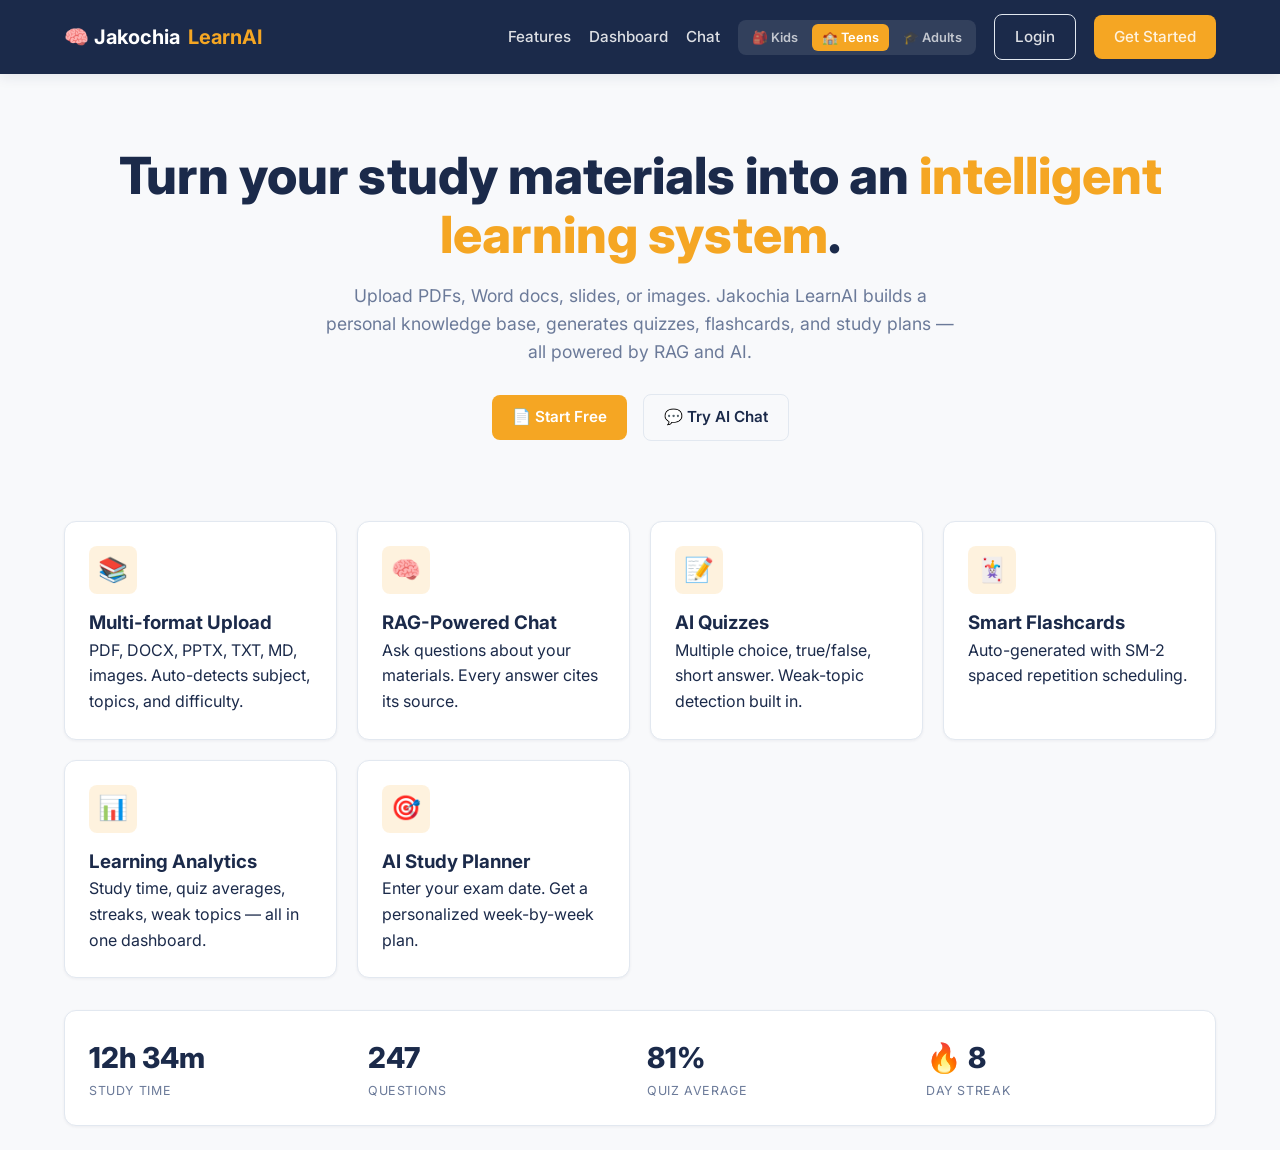
<file: frontend/index.html>
﻿<!DOCTYPE html>
<html lang="en" data-theme="teens">
<head>
<meta charset="UTF-8" /><meta name="viewport" content="width=device-width, initial-scale=1.0" />
<title>Jakochia LearnAI — Upload. Learn. Practice. Master.</title>
<link href="https://fonts.googleapis.com/css2?family=Inter:wght@400;500;600;700;800&display=swap" rel="stylesheet" />
<link rel="stylesheet" href="css/theme.css" />
</head>
<body>
<nav class="navbar">
  <div class="container">
    <a href="index.html" class="brand">🧠 Jakochia<span>LearnAI</span></a>
    <div class="nav-links">
      <a href="#features">Features</a>
      <a href="dashboard.html">Dashboard</a>
      <a href="chat.html">Chat</a>
      <div class="theme-switcher">
        <button data-theme-btn="kids">🎒 Kids</button>
        <button data-theme-btn="teens" class="active">🏫 Teens</button>
        <button data-theme-btn="adults">🎓 Adults</button>
      </div>
      <a href="login.html" class="btn btn-ghost">Login</a>
      <a href="register.html" class="btn btn-primary">Get Started</a>
    </div>
  </div>
</nav>
<section class="hero">
  <div class="container">
    <h1>Turn your study materials into an <span class="highlight">intelligent learning system</span>.</h1>
    <p>Upload PDFs, Word docs, slides, or images. Jakochia LearnAI builds a personal knowledge base, generates quizzes, flashcards, and study plans — all powered by RAG and AI.</p>
    <div class="flex-center gap-16" style="flex-wrap:wrap;">
      <a href="register.html" class="btn btn-primary">📄 Start Free</a>
      <a href="chat.html" class="btn btn-ghost">💬 Try AI Chat</a>
    </div>
  </div>
</section>
<section id="features" class="container">
  <div class="grid">
    <div class="card"><div class="feature-icon">📚</div><h3>Multi-format Upload</h3><p>PDF, DOCX, PPTX, TXT, MD, images. Auto-detects subject, topics, and difficulty.</p></div>
    <div class="card"><div class="feature-icon">🧠</div><h3>RAG-Powered Chat</h3><p>Ask questions about your materials. Every answer cites its source.</p></div>
    <div class="card"><div class="feature-icon">📝</div><h3>AI Quizzes</h3><p>Multiple choice, true/false, short answer. Weak-topic detection built in.</p></div>
    <div class="card"><div class="feature-icon">🃏</div><h3>Smart Flashcards</h3><p>Auto-generated with SM-2 spaced repetition scheduling.</p></div>
    <div class="card"><div class="feature-icon">📊</div><h3>Learning Analytics</h3><p>Study time, quiz averages, streaks, weak topics — all in one dashboard.</p></div>
    <div class="card"><div class="feature-icon">🎯</div><h3>AI Study Planner</h3><p>Enter your exam date. Get a personalized week-by-week plan.</p></div>
  </div>
</section>
<section class="container mb-24">
  <div class="card">
    <div class="stat-grid">
      <div><div class="stat-value">12h 34m</div><div class="stat-label">Study Time</div></div>
      <div><div class="stat-value">247</div><div class="stat-label">Questions</div></div>
      <div><div class="stat-value">81%</div><div class="stat-label">Quiz Average</div></div>
      <div><div class="stat-value">🔥 8</div><div class="stat-label">Day Streak</div></div>
    </div>
  </div>
</section>
<script src="js/theme.js"></script>
</body>
</html>
</file>
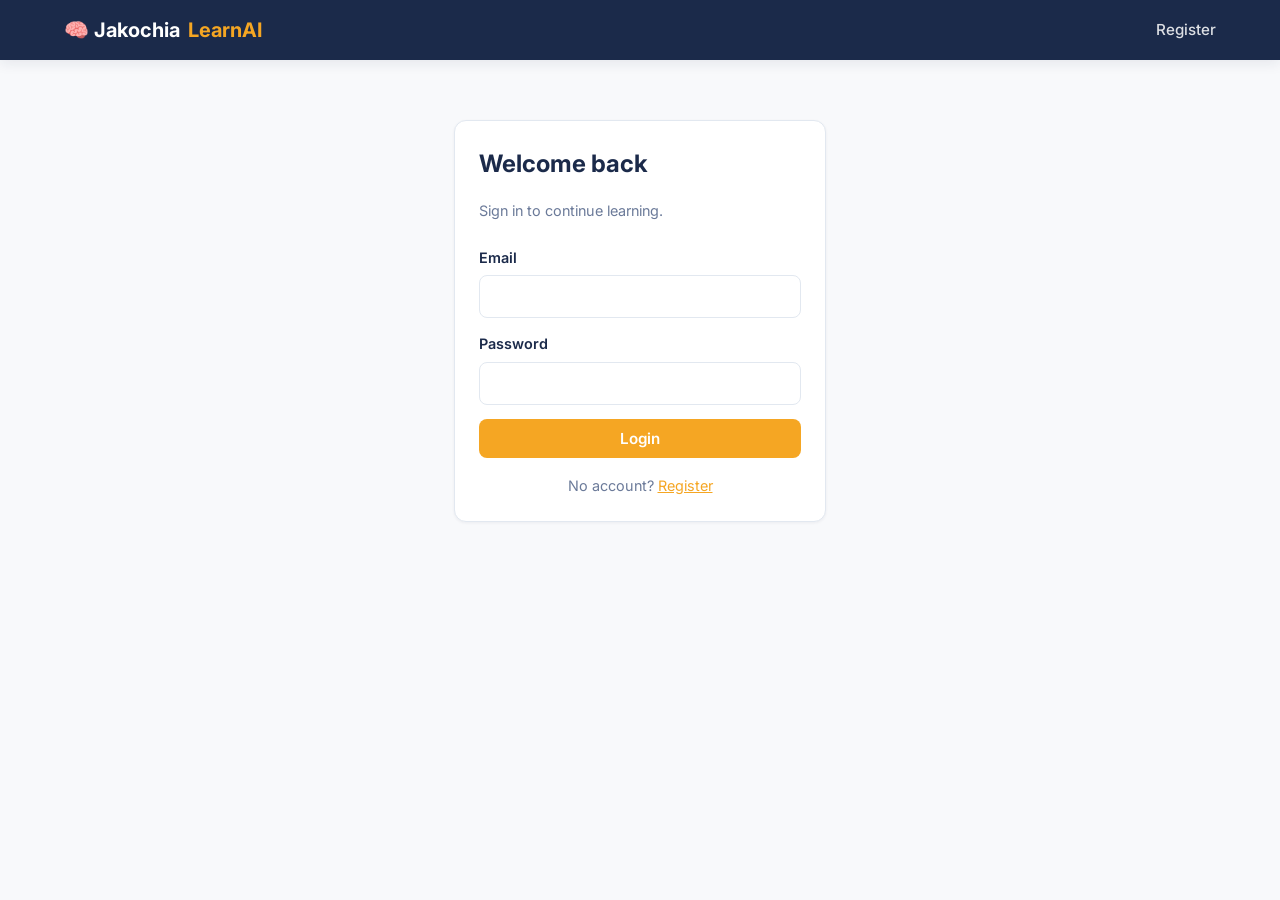
<file: frontend/chat.html>
﻿<!DOCTYPE html>
<html lang="en" data-theme="teens">
<head>
<meta charset="UTF-8" /><meta name="viewport" content="width=device-width, initial-scale=1.0" />
<title>Chat — Jakochia LearnAI</title>
<link href="https://fonts.googleapis.com/css2?family=Inter:wght@400;500;600;700;800&display=swap" rel="stylesheet" />
<link rel="stylesheet" href="css/theme.css" />
</head>
<body>
<nav class="navbar"><div class="container">
  <a href="dashboard.html" class="brand">🧠 Jakochia<span>LearnAI</span></a>
  <div class="nav-links">
    <a href="dashboard.html">Dashboard</a>
    <a href="upload.html">Upload</a>
    <a href="chat.html" class="active">Chat</a>
    <a href="quiz.html">Quizzes</a>
    <a href="flashcards.html">Flashcards</a>
    <a href="planner.html">Planner</a>
    <a href="#" id="logout">Logout</a>
  </div>
</div></nav>
<div class="container mt-24" style="max-width:900px;">
  <div class="card mb-16">
    <div class="flex-between">
      <div><h2 class="mb-8">Chat with your documents</h2><p class="muted">Answers come from your uploads with cited sources.</p></div>
      <div class="form-row">
        <label>Explain like</label>
        <select class="select" id="difficulty">
          <option value="beginner">Beginner</option>
          <option value="highschool">High school</option>
          <option value="college" selected>College</option>
          <option value="technical">Technical</option>
          <option value="expert">Expert</option>
        </select>
      </div>
    </div>
  </div>
  <div class="chat-window" id="chat-window">
    <div class="message ai">Hi! Ask me anything about your uploaded study materials. 📚</div>
  </div>
  <form id="chat-form" class="chat-input-row">
    <input id="question" class="input" placeholder="e.g. What is the purpose of a VLAN?" required />
    <button class="btn btn-primary" type="submit" id="send-btn">Send</button>
  </form>
</div>
<script src="js/api.js"></script>
<script src="js/chat.js"></script>
<script src="js/theme.js"></script>
</body>
</html>
</file>
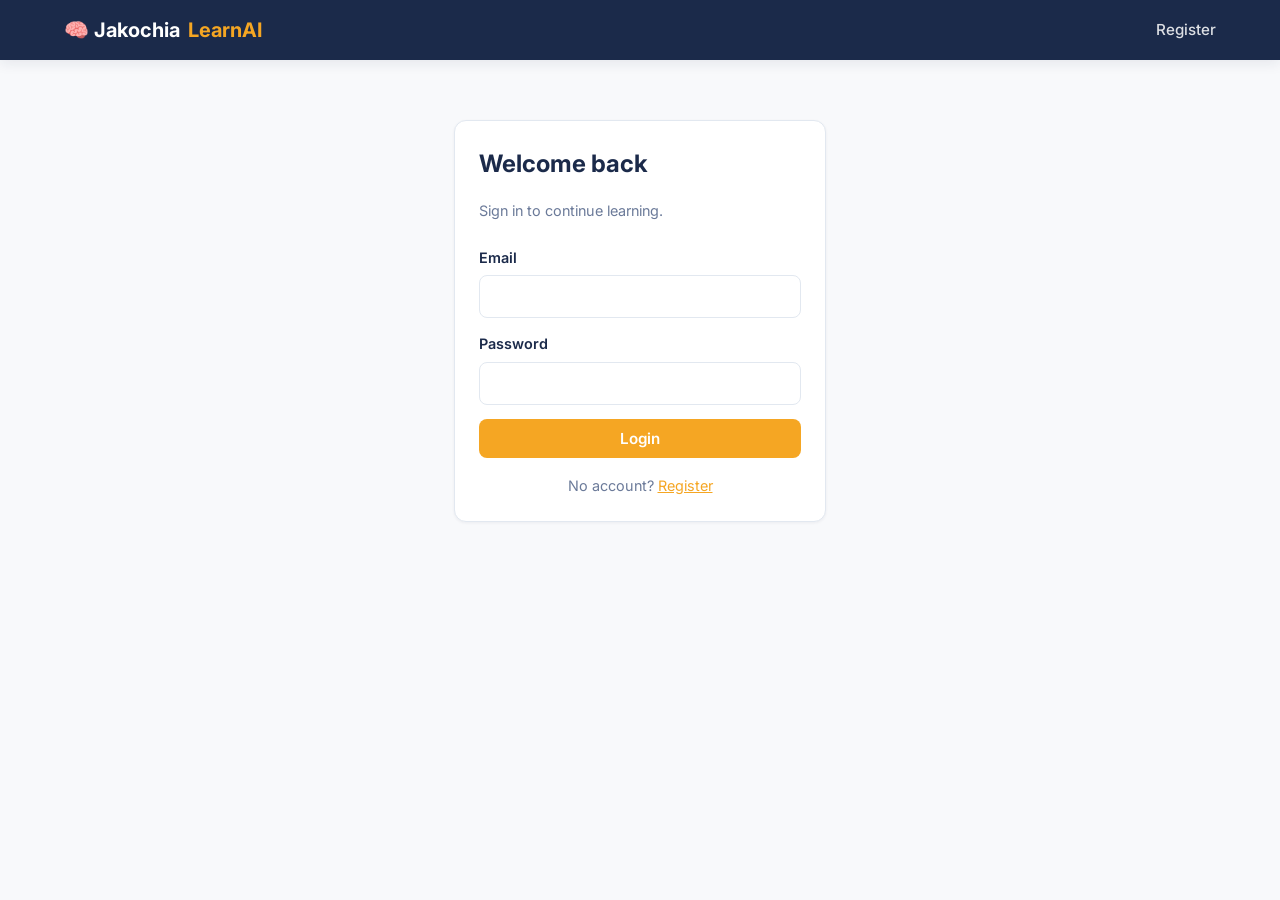
<file: frontend/dashboard.html>
﻿<!DOCTYPE html>
<html lang="en" data-theme="teens">
<head>
<meta charset="UTF-8" /><meta name="viewport" content="width=device-width, initial-scale=1.0" />
<title>Dashboard — Jakochia LearnAI</title>
<link href="https://fonts.googleapis.com/css2?family=Inter:wght@400;500;600;700;800&display=swap" rel="stylesheet" />
<link rel="stylesheet" href="css/theme.css" />
</head>
<body>
<nav class="navbar"><div class="container">
  <a href="dashboard.html" class="brand">🧠 Jakochia<span>LearnAI</span></a>
  <div class="nav-links">
    <a href="dashboard.html" class="active">Dashboard</a>
    <a href="upload.html">Upload</a>
    <a href="chat.html">Chat</a>
    <a href="quiz.html">Quizzes</a>
    <a href="flashcards.html">Flashcards</a>
    <a href="planner.html">Planner</a>
    <div class="theme-switcher">
      <button data-theme-btn="kids">🎒</button>
      <button data-theme-btn="teens" class="active">🏫</button>
      <button data-theme-btn="adults">🎓</button>
    </div>
    <a href="#" id="logout">Logout</a>
  </div>
</div></nav>
<div class="container mt-24">
  <h2 id="greeting" class="mb-8">Welcome 👋</h2>
  <p class="muted mb-24">Here is your learning overview.</p>
  <div class="card mb-24">
    <div class="stat-grid">
      <div><div class="stat-value" id="stat-time">—</div><div class="stat-label">Study Time</div></div>
      <div><div class="stat-value" id="stat-questions">—</div><div class="stat-label">Questions</div></div>
      <div><div class="stat-value" id="stat-avg">—</div><div class="stat-label">Quiz Average</div></div>
      <div><div class="stat-value" id="stat-streak">—</div><div class="stat-label">Day Streak</div></div>
      <div><div class="stat-value" id="stat-xp">—</div><div class="stat-label">XP</div></div>
      <div><div class="stat-value" id="stat-level">—</div><div class="stat-label">Level</div></div>
    </div>
  </div>
  <div class="grid">
    <div class="card"><h3 class="mb-16">Subject Performance</h3><div id="subjects"></div></div>
    <div class="card"><h3 class="mb-16">AI Insights</h3><div id="insights"></div></div>
  </div>
  <div class="card mt-24 mb-24"><h3 class="mb-16">Your Documents</h3><div id="docs"></div></div>
</div>
<script src="js/api.js"></script>
<script src="js/dashboard.js"></script>
<script src="js/theme.js"></script>
</body>
</html>
</file>
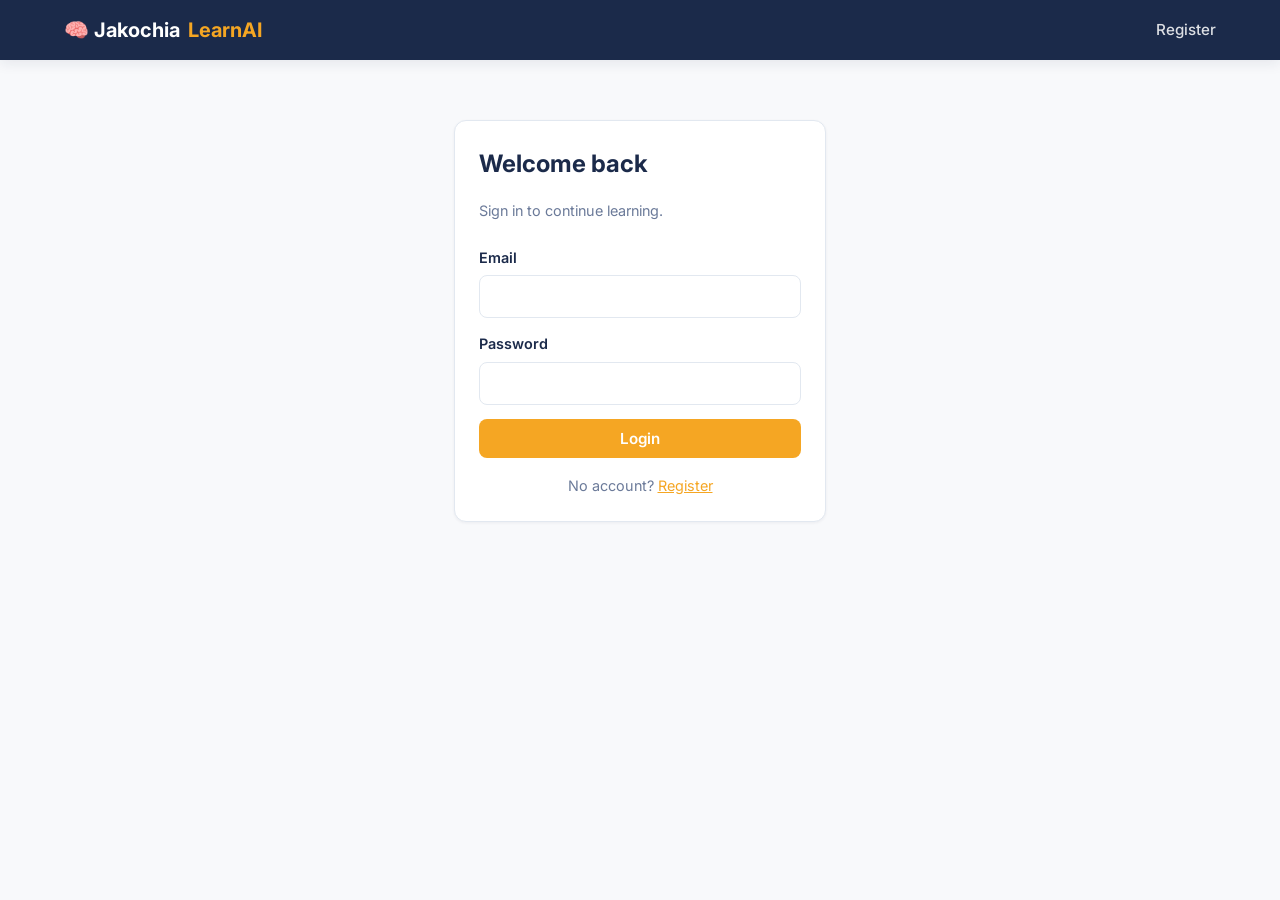
<file: frontend/flashcards.html>
﻿<!DOCTYPE html>
<html lang="en" data-theme="teens">
<head>
<meta charset="UTF-8" /><meta name="viewport" content="width=device-width, initial-scale=1.0" />
<title>Flashcards — Jakochia LearnAI</title>
<link href="https://fonts.googleapis.com/css2?family=Inter:wght@400;500;600;700;800&display=swap" rel="stylesheet" />
<link rel="stylesheet" href="css/theme.css" />
</head>
<body>
<nav class="navbar"><div class="container">
  <a href="dashboard.html" class="brand">🧠 Jakochia<span>LearnAI</span></a>
  <div class="nav-links">
    <a href="dashboard.html">Dashboard</a>
    <a href="upload.html">Upload</a>
    <a href="chat.html">Chat</a>
    <a href="quiz.html">Quizzes</a>
    <a href="flashcards.html" class="active">Flashcards</a>
    <a href="planner.html">Planner</a>
    <a href="#" id="logout">Logout</a>
  </div>
</div></nav>
<div class="container mt-24" style="max-width:700px;">
  <div class="card mb-16">
    <h2 class="mb-16">Smart Flashcards</h2>
    <form id="gen-form" class="form">
      <div class="flex gap-16" style="flex-wrap:wrap;">
        <div class="form-row" style="flex:2; min-width:200px;"><label>Document</label><select class="select" id="doc-select"></select></div>
        <div class="form-row" style="flex:1; min-width:100px;"><label>Count</label><input class="input" type="number" id="count" value="10" min="1" max="30" /></div>
      </div>
      <button class="btn btn-primary" type="submit" id="gen-btn">Generate Flashcards</button>
    </form>
  </div>
  <div class="card mb-16">
    <div class="flex-between mb-16"><h3>Review</h3><span class="badge" id="counter">0/0</span></div>
    <div class="flashcard" id="fc">
      <div class="flashcard-inner">
        <div class="flashcard-face"><div id="fc-front">Click Generate to begin</div></div>
        <div class="flashcard-face flashcard-back"><div id="fc-back"></div></div>
      </div>
    </div>
    <div class="flex gap-8 mt-16" id="ratings" style="flex-wrap:wrap;"></div>
  </div>
</div>
<script src="js/api.js"></script>
<script src="js/flashcards.js"></script>
<script src="js/theme.js"></script>
</body>
</html>
</file>
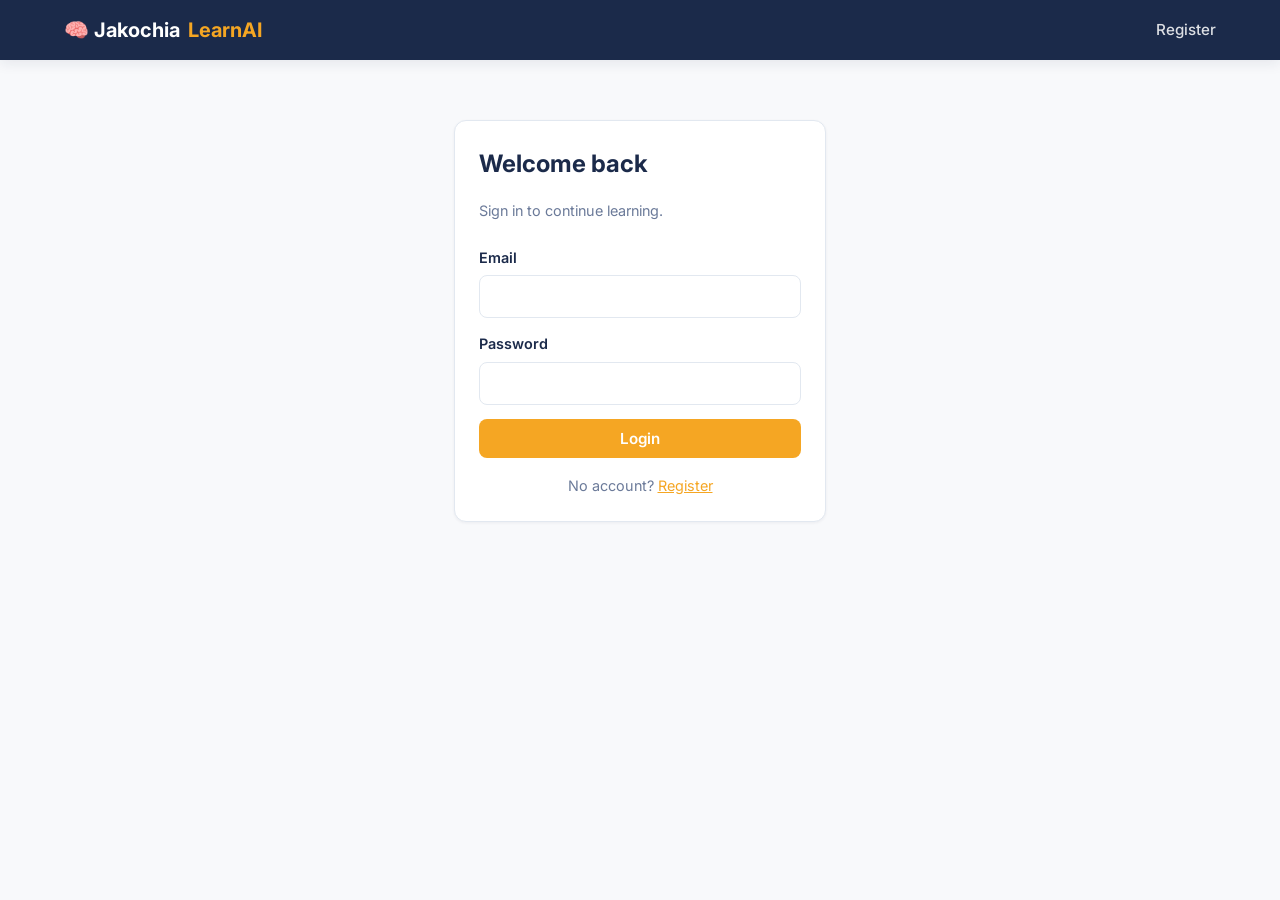
<file: frontend/login.html>
﻿<!DOCTYPE html>
<html lang="en" data-theme="teens">
<head>
<meta charset="UTF-8" /><meta name="viewport" content="width=device-width, initial-scale=1.0" />
<title>Login — Jakochia LearnAI</title>
<link href="https://fonts.googleapis.com/css2?family=Inter:wght@400;500;600;700;800&display=swap" rel="stylesheet" />
<link rel="stylesheet" href="css/theme.css" />
</head>
<body>
<nav class="navbar"><div class="container">
  <a href="index.html" class="brand">🧠 Jakochia<span>LearnAI</span></a>
  <div class="nav-links"><a href="register.html">Register</a></div>
</div></nav>
<div class="container auth-wrap">
  <div class="card">
    <h2 class="mb-16">Welcome back</h2>
    <p class="muted mb-24">Sign in to continue learning.</p>
    <form id="login-form" class="form">
      <div class="form-row"><label>Email</label><input class="input" type="email" name="email" required /></div>
      <div class="form-row"><label>Password</label><input class="input" type="password" name="password" required /></div>
      <button class="btn btn-primary btn-block" type="submit">Login</button>
    </form>
    <p class="muted mt-16 text-center">No account? <a href="register.html">Register</a></p>
  </div>
</div>
<script src="js/api.js"></script>
<script src="js/auth.js"></script>
<script src="js/theme.js"></script>
</body>
</html>
</file>
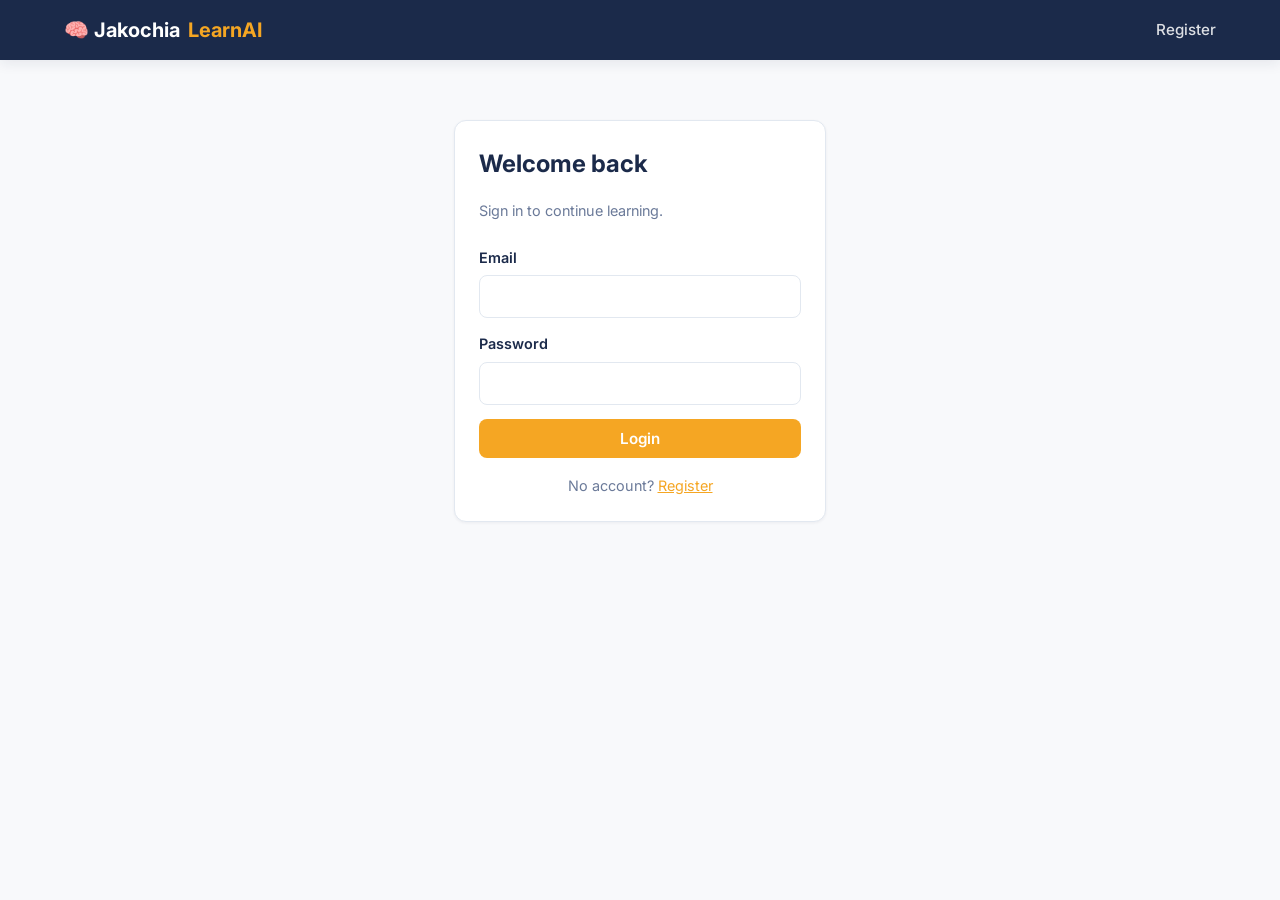
<file: frontend/planner.html>
﻿<!DOCTYPE html>
<html lang="en" data-theme="teens">
<head>
<meta charset="UTF-8" /><meta name="viewport" content="width=device-width, initial-scale=1.0" />
<title>Study Planner — Jakochia LearnAI</title>
<link href="https://fonts.googleapis.com/css2?family=Inter:wght@400;500;600;700;800&display=swap" rel="stylesheet" />
<link rel="stylesheet" href="css/theme.css" />
</head>
<body>
<nav class="navbar"><div class="container">
  <a href="dashboard.html" class="brand">🧠 Jakochia<span>LearnAI</span></a>
  <div class="nav-links">
    <a href="dashboard.html">Dashboard</a>
    <a href="upload.html">Upload</a>
    <a href="chat.html">Chat</a>
    <a href="quiz.html">Quizzes</a>
    <a href="flashcards.html">Flashcards</a>
    <a href="planner.html" class="active">Planner</a>
    <a href="#" id="logout">Logout</a>
  </div>
</div></nav>
<div class="container mt-24" style="max-width:820px;">
  <div class="card mb-16">
    <h2 class="mb-16">AI Study Planner</h2>
    <form id="plan-form" class="form">
      <div class="form-row"><label>Subject</label><input class="input" id="subject" required placeholder="e.g. CCNA" /></div>
      <div class="flex gap-16" style="flex-wrap:wrap;">
        <div class="form-row" style="flex:1; min-width:180px;"><label>Exam date</label><input class="input" id="exam" type="date" required /></div>
        <div class="form-row" style="flex:1; min-width:140px;"><label>Hours/day</label><input class="input" id="hours" type="number" step="0.5" value="1.5" min="0.5" /></div>
      </div>
      <button class="btn btn-primary" id="gen-btn" type="submit">Generate Plan</button>
    </form>
  </div>
  <div class="card" id="plan-card"><p class="muted">Your study plan will appear here.</p></div>
</div>
<script src="js/api.js"></script>
<script src="js/planner.js"></script>
<script src="js/theme.js"></script>
</body>
</html>
</file>
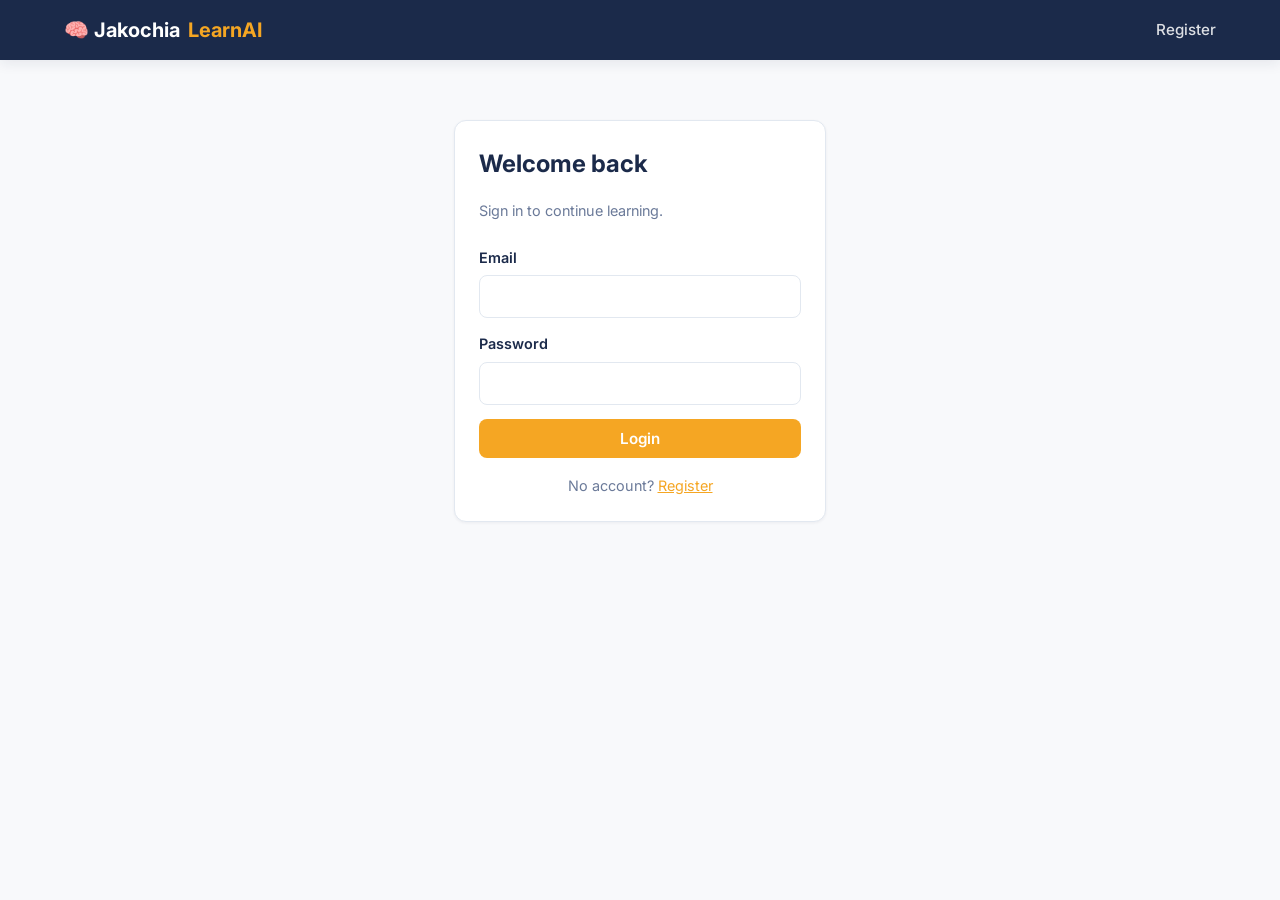
<file: frontend/quiz.html>
﻿<!DOCTYPE html>
<html lang="en" data-theme="teens">
<head>
<meta charset="UTF-8" /><meta name="viewport" content="width=device-width, initial-scale=1.0" />
<title>Quizzes — Jakochia LearnAI</title>
<link href="https://fonts.googleapis.com/css2?family=Inter:wght@400;500;600;700;800&display=swap" rel="stylesheet" />
<link rel="stylesheet" href="css/theme.css" />
</head>
<body>
<nav class="navbar"><div class="container">
  <a href="dashboard.html" class="brand">🧠 Jakochia<span>LearnAI</span></a>
  <div class="nav-links">
    <a href="dashboard.html">Dashboard</a>
    <a href="upload.html">Upload</a>
    <a href="chat.html">Chat</a>
    <a href="quiz.html" class="active">Quizzes</a>
    <a href="flashcards.html">Flashcards</a>
    <a href="planner.html">Planner</a>
    <a href="#" id="logout">Logout</a>
  </div>
</div></nav>
<div class="container mt-24" style="max-width:820px;">
  <div class="card mb-16" id="setup-card">
    <h2 class="mb-16">Generate a quiz</h2>
    <form id="quiz-form" class="form">
      <div class="form-row"><label>Document</label><select class="select" id="doc-select" required></select></div>
      <div class="flex gap-16" style="flex-wrap:wrap;">
        <div class="form-row" style="flex:1; min-width:140px;"><label>Questions</label><input class="input" type="number" id="num-q" value="10" min="1" max="30" /></div>
        <div class="form-row" style="flex:1; min-width:140px;"><label>Difficulty</label>
          <select class="select" id="q-difficulty">
            <option value="easy">Easy</option><option value="medium">Medium</option><option value="hard">Hard</option>
          </select>
        </div>
      </div>
      <button class="btn btn-primary" type="submit" id="gen-btn">Generate Quiz</button>
    </form>
  </div>
  <div class="card hidden" id="quiz-card">
    <div class="flex-between mb-16"><h3 id="quiz-title">Quiz</h3><span class="badge" id="quiz-progress">0/0</span></div>
    <div id="question-area"></div>
    <div class="flex-between mt-24">
      <button class="btn btn-ghost" id="prev-btn">← Previous</button>
      <button class="btn btn-primary" id="next-btn">Next →</button>
    </div>
  </div>
  <div class="card hidden" id="result-card">
    <h2 class="mb-16">Result</h2>
    <div id="result-body"></div>
    <button class="btn btn-primary mt-24" onclick="location.reload()">New Quiz</button>
  </div>
</div>
<script src="js/api.js"></script>
<script src="js/quiz.js"></script>
<script src="js/theme.js"></script>
</body>
</html>
</file>
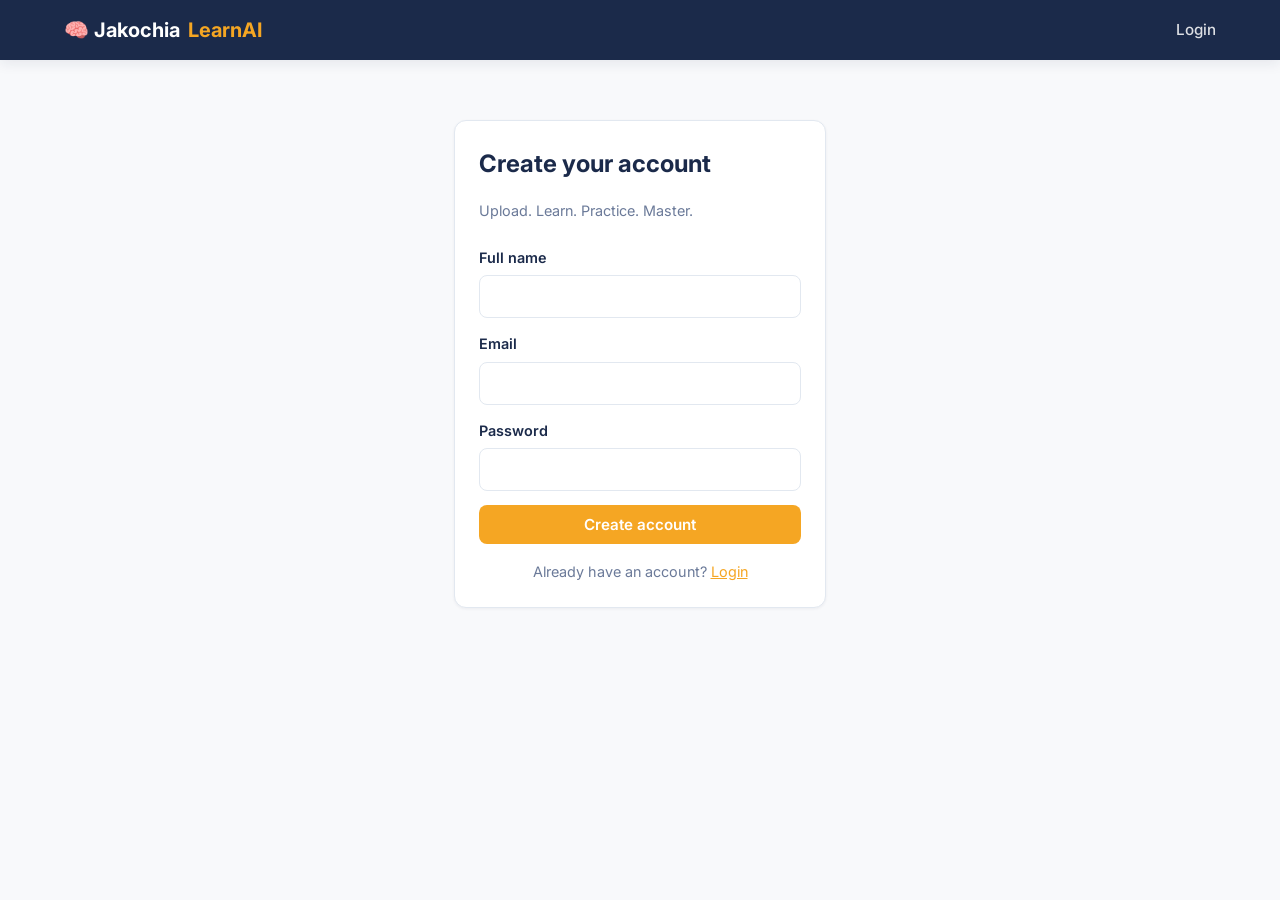
<file: frontend/register.html>
﻿<!DOCTYPE html>
<html lang="en" data-theme="teens">
<head>
<meta charset="UTF-8" /><meta name="viewport" content="width=device-width, initial-scale=1.0" />
<title>Register — Jakochia LearnAI</title>
<link href="https://fonts.googleapis.com/css2?family=Inter:wght@400;500;600;700;800&display=swap" rel="stylesheet" />
<link rel="stylesheet" href="css/theme.css" />
</head>
<body>
<nav class="navbar"><div class="container">
  <a href="index.html" class="brand">🧠 Jakochia<span>LearnAI</span></a>
  <div class="nav-links"><a href="login.html">Login</a></div>
</div></nav>
<div class="container auth-wrap">
  <div class="card">
    <h2 class="mb-16">Create your account</h2>
    <p class="muted mb-24">Upload. Learn. Practice. Master.</p>
    <form id="register-form" class="form">
      <div class="form-row"><label>Full name</label><input class="input" name="full_name" required /></div>
      <div class="form-row"><label>Email</label><input class="input" type="email" name="email" required /></div>
      <div class="form-row"><label>Password</label><input class="input" type="password" name="password" minlength="6" required /></div>
      <button class="btn btn-primary btn-block" type="submit">Create account</button>
    </form>
    <p class="muted mt-16 text-center">Already have an account? <a href="login.html">Login</a></p>
  </div>
</div>
<script src="js/api.js"></script>
<script src="js/auth.js"></script>
<script src="js/theme.js"></script>
</body>
</html>
</file>
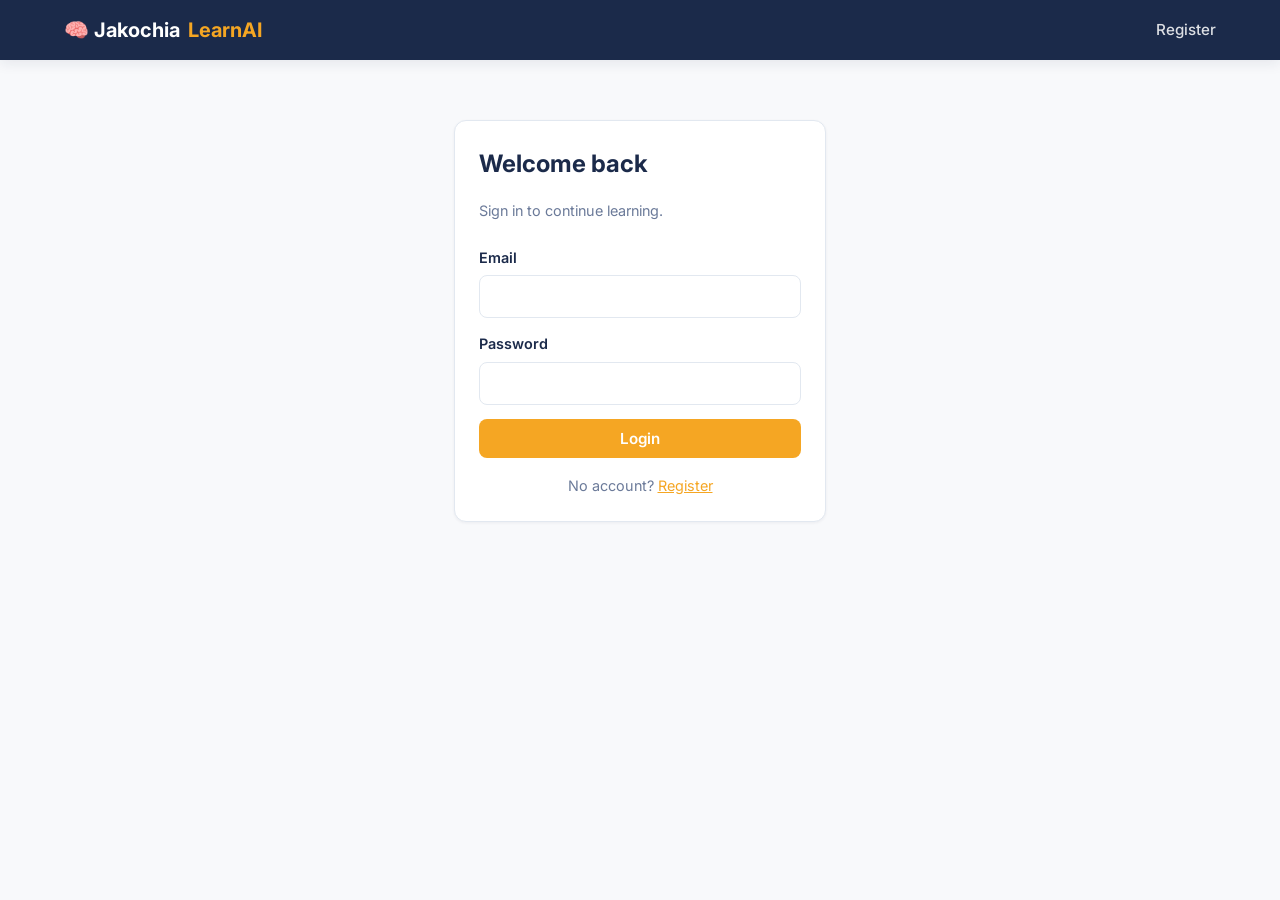
<file: frontend/upload.html>
﻿<!DOCTYPE html>
<html lang="en" data-theme="teens">
<head>
<meta charset="UTF-8" /><meta name="viewport" content="width=device-width, initial-scale=1.0" />
<title>Upload — Jakochia LearnAI</title>
<link href="https://fonts.googleapis.com/css2?family=Inter:wght@400;500;600;700;800&display=swap" rel="stylesheet" />
<link rel="stylesheet" href="css/theme.css" />
</head>
<body>
<nav class="navbar"><div class="container">
  <a href="dashboard.html" class="brand">🧠 Jakochia<span>LearnAI</span></a>
  <div class="nav-links">
    <a href="dashboard.html">Dashboard</a>
    <a href="upload.html" class="active">Upload</a>
    <a href="chat.html">Chat</a>
    <a href="quiz.html">Quizzes</a>
    <a href="flashcards.html">Flashcards</a>
    <a href="planner.html">Planner</a>
    <a href="#" id="logout">Logout</a>
  </div>
</div></nav>
<div class="container mt-24" style="max-width:760px;">
  <div class="card mb-24">
    <h2 class="mb-8">Upload study material</h2>
    <p class="muted mb-24">PDF, DOCX, PPTX, TXT, MD, or image.</p>
    <form id="upload-form" class="form">
      <div class="form-row">
        <input id="file" class="input" type="file" required
          accept=".pdf,.docx,.doc,.pptx,.ppt,.txt,.md,.png,.jpg,.jpeg,.webp,.bmp" />
      </div>
      <button class="btn btn-primary" type="submit" id="upload-btn">Upload & Process</button>
    </form>
    <div id="status" class="muted mt-16"></div>
  </div>
  <div class="card"><h3 class="mb-16">Your documents</h3><div id="docs"><p class="muted">Loading…</p></div></div>
</div>
<script src="js/api.js"></script>
<script src="js/upload.js"></script>
<script src="js/theme.js"></script>
</body>
</html>
</file>
<file: frontend/css/theme.css>
﻿/* Jakochia LearnAI — Adaptive Theme */
:root {
  --primary: #1B2A4A; --primary-soft: #2C3E66;
  --accent: #F5A623; --accent-hover: #E0951A;
  --bg: #F8F9FB; --surface: #FFFFFF; --text: #1B2A4A;
  --text-muted: #6B7A99; --border: #E2E8F0;
  --success: #2A9D8F; --warning: #F5A623; --danger: #E76F51;
  --radius: 12px; --radius-sm: 8px;
  --shadow-sm: 0 1px 3px rgba(27,42,74,.06);
  --shadow-md: 0 4px 12px rgba(27,42,74,.08);
  --shadow-lg: 0 12px 32px rgba(27,42,74,.12);
  --font: 'Inter', -apple-system, BlinkMacSystemFont, 'Segoe UI', sans-serif;
}
[data-theme="kids"] {
  --primary: #4A90E2; --primary-soft: #6BA8EC;
  --accent: #FFD93D; --accent-hover: #F5C518;
  --bg: #FFFDF7; --surface: #FFFFFF; --text: #2C3E50;
  --text-muted: #7A8CA0; --border: #F0E6D2;
  --radius: 18px; --radius-sm: 12px;
}
[data-theme="adults"] {
  --primary: #2F3E46; --primary-soft: #3D5058;
  --accent: #2A9D8F; --accent-hover: #238276;
  --bg: #FFFFFF; --surface: #FAFAFA; --text: #2F3E46;
  --text-muted: #7A8B94; --border: #E8ECEE;
  --radius: 6px; --radius-sm: 4px;
}
* { box-sizing: border-box; margin: 0; padding: 0; }
body { font-family: var(--font); background: var(--bg); color: var(--text); line-height: 1.6; transition: background .3s, color .3s; }
a { color: var(--accent); }
.container { max-width: 1200px; margin: 0 auto; padding: 0 24px; }
.navbar { background: var(--primary); color: white; padding: 14px 0; box-shadow: var(--shadow-md); position: sticky; top: 0; z-index: 50; }
.navbar .container { display: flex; justify-content: space-between; align-items: center; gap: 16px; flex-wrap: wrap; }
.brand { font-size: 1.25rem; font-weight: 700; color: white; text-decoration: none; display: flex; align-items: center; gap: 8px; }
.brand span { color: var(--accent); }
.nav-links { display: flex; gap: 18px; align-items: center; flex-wrap: wrap; }
.nav-links a { color: rgba(255,255,255,.85); text-decoration: none; font-weight: 500; transition: color .2s; font-size: .95rem; }
.nav-links a:hover, .nav-links a.active { color: var(--accent); }
.btn { display: inline-flex; align-items: center; gap: 8px; padding: 10px 20px; border: none; border-radius: var(--radius-sm); font-family: var(--font); font-size: .95rem; font-weight: 600; cursor: pointer; transition: all .2s; text-decoration: none; }
.btn:disabled { opacity: .6; cursor: not-allowed; }
.btn-primary { background: var(--accent); color: white; }
.btn-primary:hover:not(:disabled) { background: var(--accent-hover); transform: translateY(-1px); box-shadow: var(--shadow-md); }
.btn-ghost { background: transparent; color: var(--primary); border: 1.5px solid var(--border); }
.btn-ghost:hover { border-color: var(--accent); color: var(--accent); }
.btn-danger { background: var(--danger); color: white; }
.btn-block { width: 100%; justify-content: center; }
.card { background: var(--surface); border-radius: var(--radius); padding: 24px; box-shadow: var(--shadow-sm); border: 1px solid var(--border); transition: box-shadow .2s, transform .2s; }
.card:hover { box-shadow: var(--shadow-md); }
.hero { padding: 72px 0 48px; text-align: center; }
.hero h1 { font-size: clamp(2rem, 5vw, 3.2rem); font-weight: 800; line-height: 1.15; margin-bottom: 18px; color: var(--primary); }
.hero h1 .highlight { color: var(--accent); }
.hero p { font-size: 1.1rem; color: var(--text-muted); max-width: 640px; margin: 0 auto 28px; }
.grid { display: grid; grid-template-columns: repeat(auto-fit, minmax(260px, 1fr)); gap: 20px; margin: 32px 0; }
.form { display: flex; flex-direction: column; gap: 14px; }
.form-row { display: flex; flex-direction: column; gap: 6px; }
.form-row label { font-size: .9rem; font-weight: 600; }
.input, .select, .textarea { padding: 11px 14px; border: 1.5px solid var(--border); border-radius: var(--radius-sm); font-family: var(--font); font-size: .95rem; background: var(--surface); color: var(--text); transition: border-color .2s, box-shadow .2s; }
.input:focus, .select:focus, .textarea:focus { outline: none; border-color: var(--accent); box-shadow: 0 0 0 3px color-mix(in srgb, var(--accent) 20%, transparent); }
.textarea { resize: vertical; min-height: 100px; }
.feature-icon { width: 48px; height: 48px; border-radius: var(--radius-sm); background: color-mix(in srgb, var(--accent) 15%, transparent); color: var(--accent); display: flex; align-items: center; justify-content: center; font-size: 1.5rem; margin-bottom: 14px; }
.progress { background: var(--border); border-radius: 999px; height: 8px; overflow: hidden; }
.progress-bar { height: 100%; background: var(--accent); border-radius: 999px; transition: width .6s; }
.theme-switcher { display: flex; gap: 4px; background: rgba(255,255,255,.1); padding: 4px; border-radius: var(--radius-sm); }
.theme-switcher button { background: transparent; border: none; color: rgba(255,255,255,.7); padding: 6px 10px; border-radius: 6px; cursor: pointer; font-size: .8rem; font-weight: 600; transition: all .2s; font-family: var(--font); }
.theme-switcher button.active { background: var(--accent); color: white; }
.stat-grid { display: grid; grid-template-columns: repeat(auto-fit, minmax(150px, 1fr)); gap: 14px; }
.stat-value { font-size: 1.8rem; font-weight: 800; color: var(--primary); }
.stat-label { font-size: .78rem; color: var(--text-muted); text-transform: uppercase; letter-spacing: .05em; }
.chat-window { height: 460px; overflow-y: auto; padding: 18px; background: var(--surface); border-radius: var(--radius); border: 1px solid var(--border); margin-bottom: 14px; }
.message { max-width: 78%; padding: 12px 16px; border-radius: var(--radius-sm); margin-bottom: 12px; white-space: pre-wrap; word-wrap: break-word; }
.message.user { background: var(--primary); color: white; margin-left: auto; }
.message.ai { background: var(--bg); border: 1px solid var(--border); }
.source-tag { font-size: .78rem; color: var(--text-muted); margin-top: 8px; padding-top: 8px; border-top: 1px dashed var(--border); }
.chat-input-row { display: flex; gap: 10px; }
.table { width: 100%; border-collapse: collapse; }
.table th, .table td { text-align: left; padding: 12px 8px; border-bottom: 1px solid var(--border); font-size: .92rem; }
.table th { font-weight: 600; color: var(--text-muted); font-size: .8rem; text-transform: uppercase; }
.badge { display: inline-block; padding: 3px 10px; border-radius: 999px; font-size: .75rem; font-weight: 600; background: color-mix(in srgb, var(--accent) 15%, transparent); color: var(--accent); }
.badge-success { background: color-mix(in srgb, var(--success) 18%, transparent); color: var(--success); }
.badge-warn { background: color-mix(in srgb, var(--warning) 20%, transparent); color: var(--warning); }
.badge-danger { background: color-mix(in srgb, var(--danger) 18%, transparent); color: var(--danger); }
.flashcard { perspective: 1000px; height: 320px; cursor: pointer; margin-bottom: 20px; }
.flashcard-inner { position: relative; width: 100%; height: 100%; transition: transform .6s; transform-style: preserve-3d; }
.flashcard.flipped .flashcard-inner { transform: rotateY(180deg); }
.flashcard-face { position: absolute; inset: 0; backface-visibility: hidden; background: var(--surface); border: 1px solid var(--border); border-radius: var(--radius); padding: 32px; display: flex; flex-direction: column; align-items: center; justify-content: center; text-align: center; box-shadow: var(--shadow-md); font-size: 1.2rem; }
.flashcard-back { transform: rotateY(180deg); background: var(--primary); color: white; }
.quiz-option { display: block; padding: 14px 18px; border: 1.5px solid var(--border); border-radius: var(--radius-sm); margin-bottom: 10px; cursor: pointer; transition: all .2s; background: var(--surface); }
.quiz-option:hover { border-color: var(--accent); }
.quiz-option.selected { border-color: var(--accent); background: color-mix(in srgb, var(--accent) 10%, transparent); }
.quiz-option.correct { border-color: var(--success); background: color-mix(in srgb, var(--success) 12%, transparent); }
.quiz-option.wrong { border-color: var(--danger); background: color-mix(in srgb, var(--danger) 12%, transparent); }
.flex { display: flex; }
.flex-between { display: flex; justify-content: space-between; align-items: center; gap: 12px; flex-wrap: wrap; }
.flex-center { display: flex; align-items: center; justify-content: center; }
.gap-8 { gap: 8px; } .gap-16 { gap: 16px; } .gap-24 { gap: 24px; }
.mt-8 { margin-top: 8px; } .mt-16 { margin-top: 16px; } .mt-24 { margin-top: 24px; }
.mb-8 { margin-bottom: 8px; } .mb-16 { margin-bottom: 16px; } .mb-24 { margin-bottom: 24px; }
.muted { color: var(--text-muted); font-size: .9rem; }
.hidden { display: none !important; }
.text-center { text-align: center; }
.toast { position: fixed; bottom: 24px; right: 24px; z-index: 200; background: var(--primary); color: white; padding: 12px 20px; border-radius: var(--radius-sm); box-shadow: var(--shadow-lg); font-weight: 600; animation: slideIn .3s; }
.toast.error { background: var(--danger); }
.toast.success { background: var(--success); }
@keyframes slideIn { from { transform: translateY(20px); opacity: 0; } to { transform: none; opacity: 1; } }
.auth-wrap { max-width: 420px; margin: 60px auto; }
@media (max-width: 640px) {
  .nav-links { gap: 10px; font-size: .85rem; }
  .hero { padding: 40px 0 24px; }
  .flashcard { height: 260px; }
}
</file>
